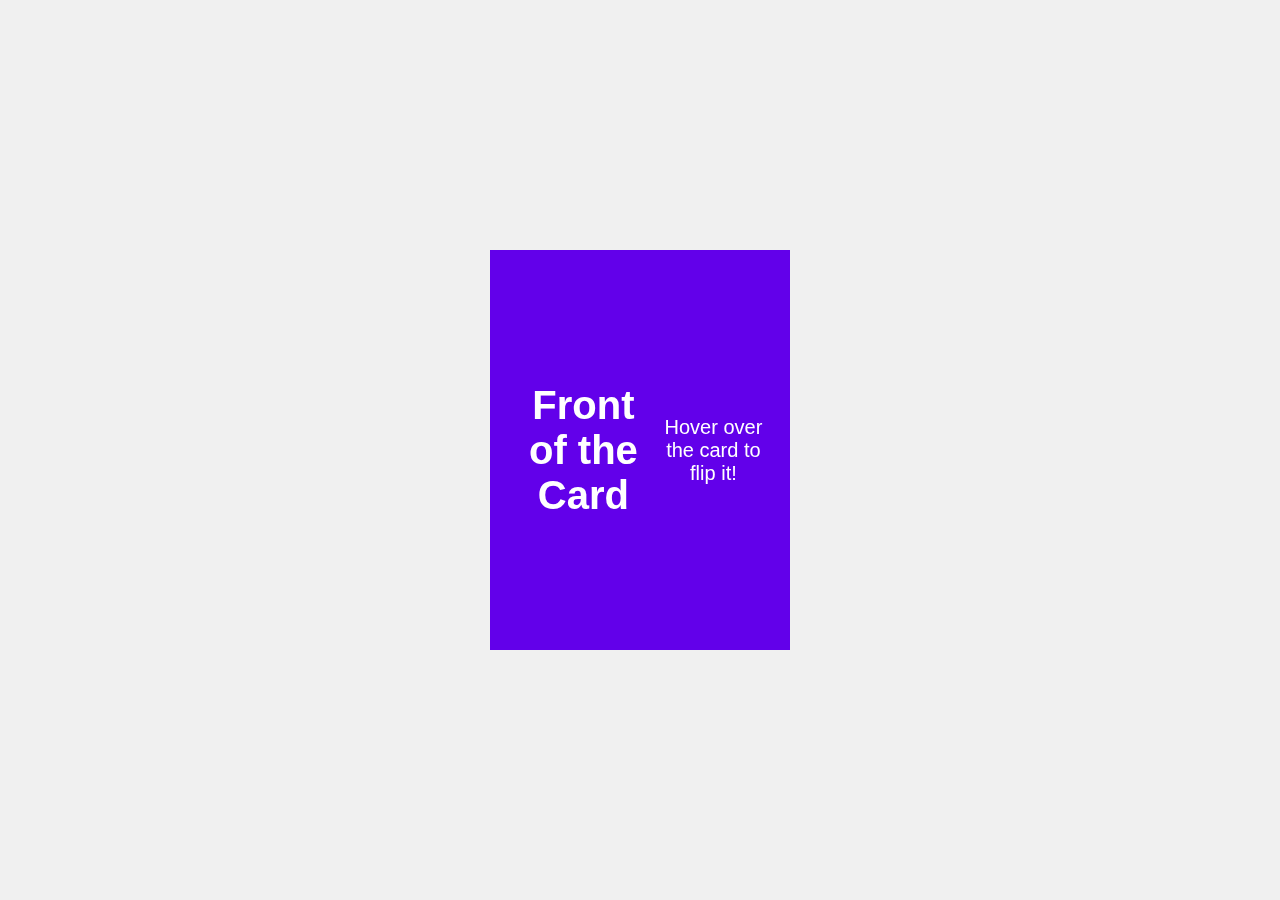
<file: Assignment_5/Q13/index.html>
<!DOCTYPE html>
<html lang="en">

<head>
    <meta charset="UTF-8">
    <meta name="viewport" content="width=device-width, initial-scale=1.0">
    <link rel="stylesheet" href="./style.css">
    <title>3D Rotating Card</title>
</head>

<body>
    <div class="card-container">
        <div class="card">
            <div class="card-face front">
                <h1>Front of the Card</h1>
                <p>Hover over the card to flip it!</p>
            </div>
            <div class="card-face back">
                <h1>Back of the Card</h1>
                <p>You're viewing the back now!</p>
            </div>
        </div>
    </div>
</body>

</html>
</file>
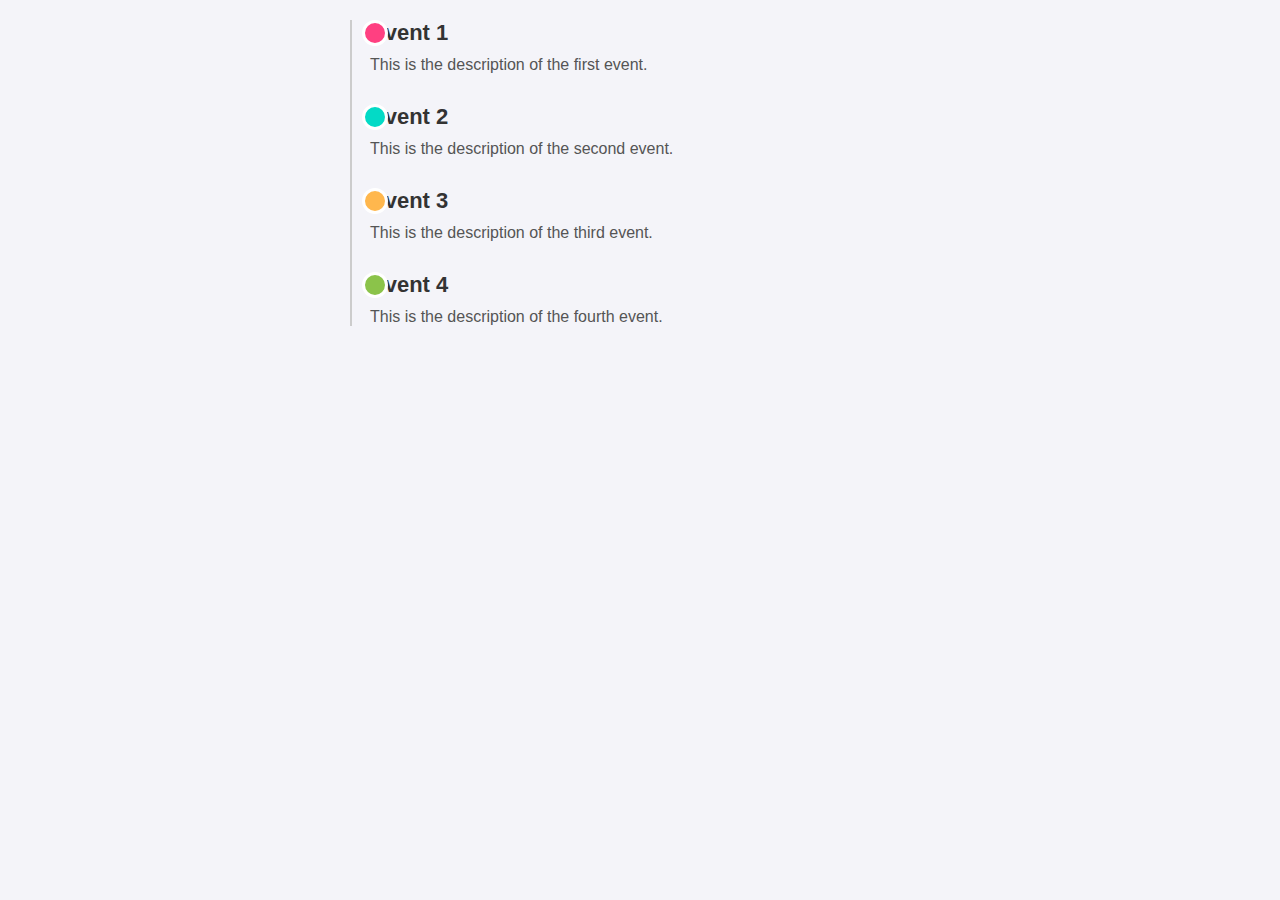
<file: Assignment_5/Q14/index.html>
<!DOCTYPE html>
<html lang="en">

<head>
    <meta charset="UTF-8">
    <meta name="viewport" content="width=device-width, initial-scale=1.0">
    <link rel="stylesheet" href="./style.css">
    <title>Vertical Timeline</title>
</head>

<body>
    <div class="timeline">
        <div class="event event-1">
            <h2>Event 1</h2>
            <p>This is the description of the first event.</p>
        </div>
        <div class="event event-2">
            <h2>Event 2</h2>
            <p>This is the description of the second event.</p>
        </div>
        <div class="event event-3">
            <h2>Event 3</h2>
            <p>This is the description of the third event.</p>
        </div>
        <div class="event event-4">
            <h2>Event 4</h2>
            <p>This is the description of the fourth event.</p>
        </div>
    </div>
</body>

</html>
</file>
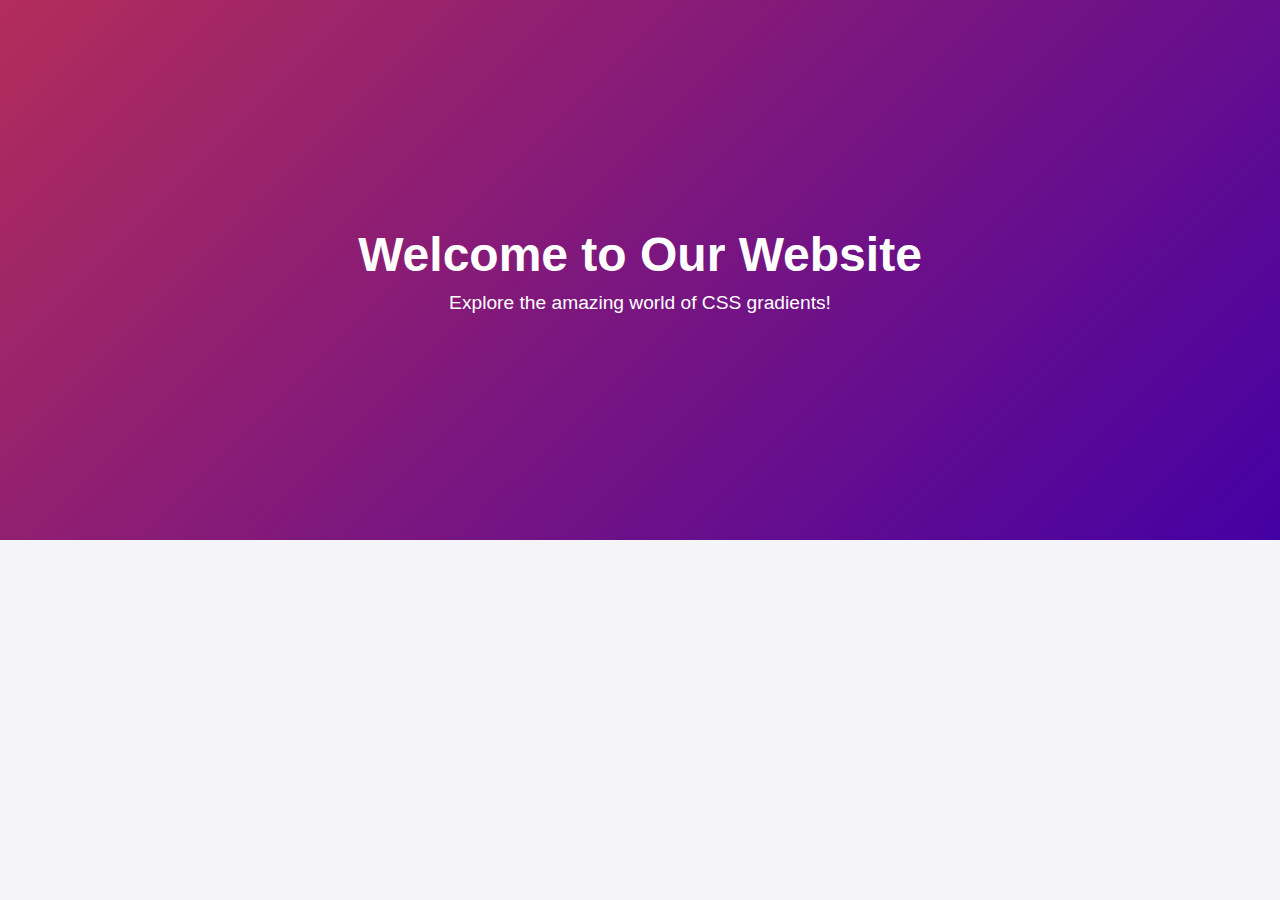
<file: Assignment_5/Q15/index.html>
<!DOCTYPE html>
<html lang="en">

<head>
    <meta charset="UTF-8">
    <meta name="viewport" content="width=device-width, initial-scale=1.0">
    <link rel="stylesheet" href="./style.css">
    <title>Gradient Header</title>
</head>

<body>
    <header>
        <div class="header-content">
            <h1>Welcome to Our Website</h1>
            <p>Explore the amazing world of CSS gradients!</p>
        </div>
    </header>
</body>

</html>
</file>
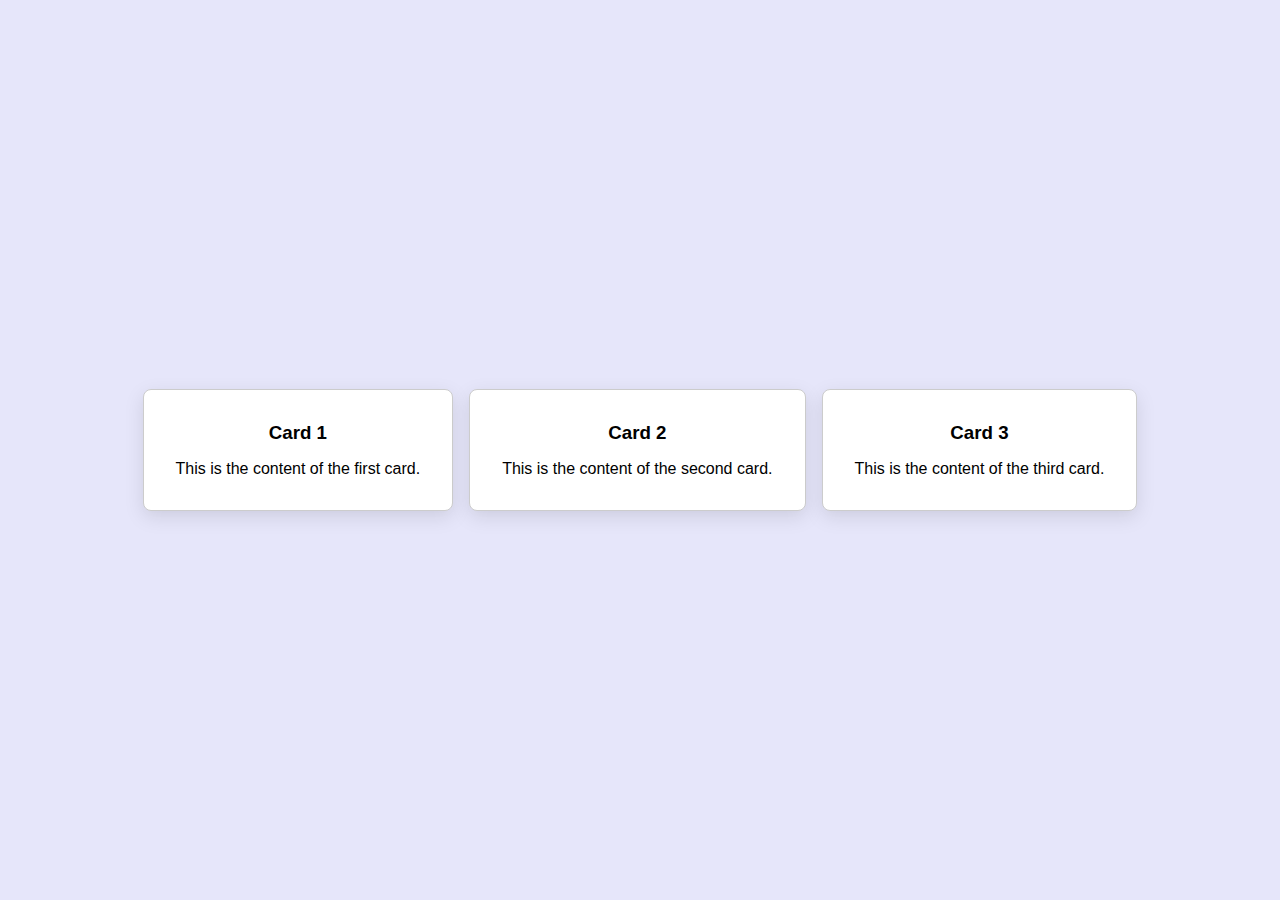
<file: Assignment_5/Q2/index.html>
<html lang="en">
<head>
    <meta charset="UTF-8">
    <meta name="viewport" content="width=device-width, initial-scale=1.0">
    <link rel="stylesheet" href="./style.css" />
    <title>Document</title>
</head>
<body>
        <div class="card">
            <h3>Card 1</h3>
            <span>This is the content of the first card.</span>
        </div>
        <div class="card">
            <h3>Card 2</h3>
            <span>This is the content of the second card.</span>
        </div>
        <div class="card">
            <h3>Card 3</h3>
            <span>This is the content of the third card.</span>
        </div>
</body>
</html>
</file>
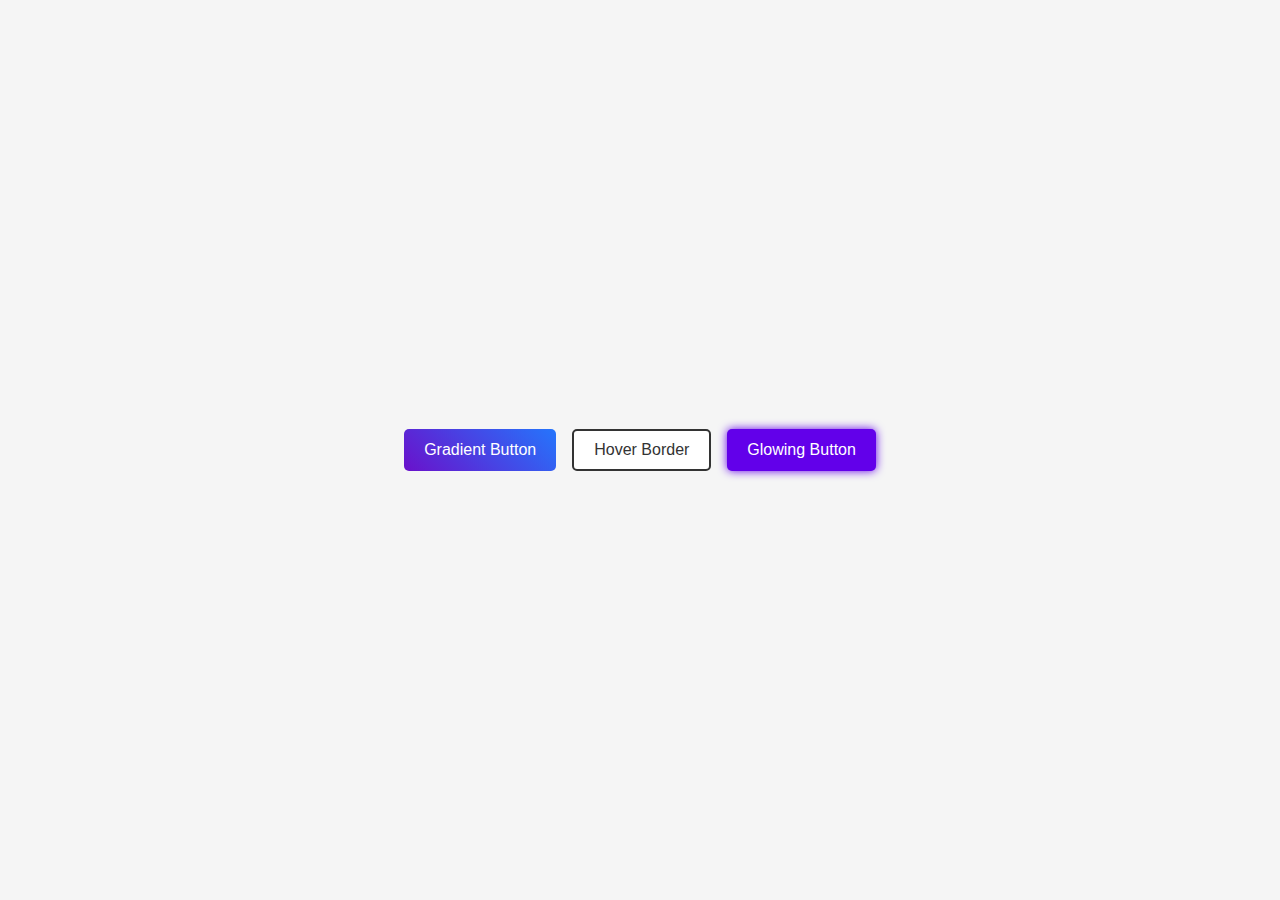
<file: Assignment_5/Q5/index.html>
<!DOCTYPE html>
<html lang="en">

<head>
    <meta charset="UTF-8">
    <meta name="viewport" content="width=device-width, initial-scale=1.0">
    <link rel="stylesheet" href="./style.css" />
    <title>Unique Buttons</title>
</head>

<body>
    <div class="button-container">
        <button class="gradient-btn">Gradient Button</button>
        <button class="border-hover-btn">Hover Border</button>
        <button class="glow-btn">Glowing Button</button>
    </div>
</body>

</html>
</file>
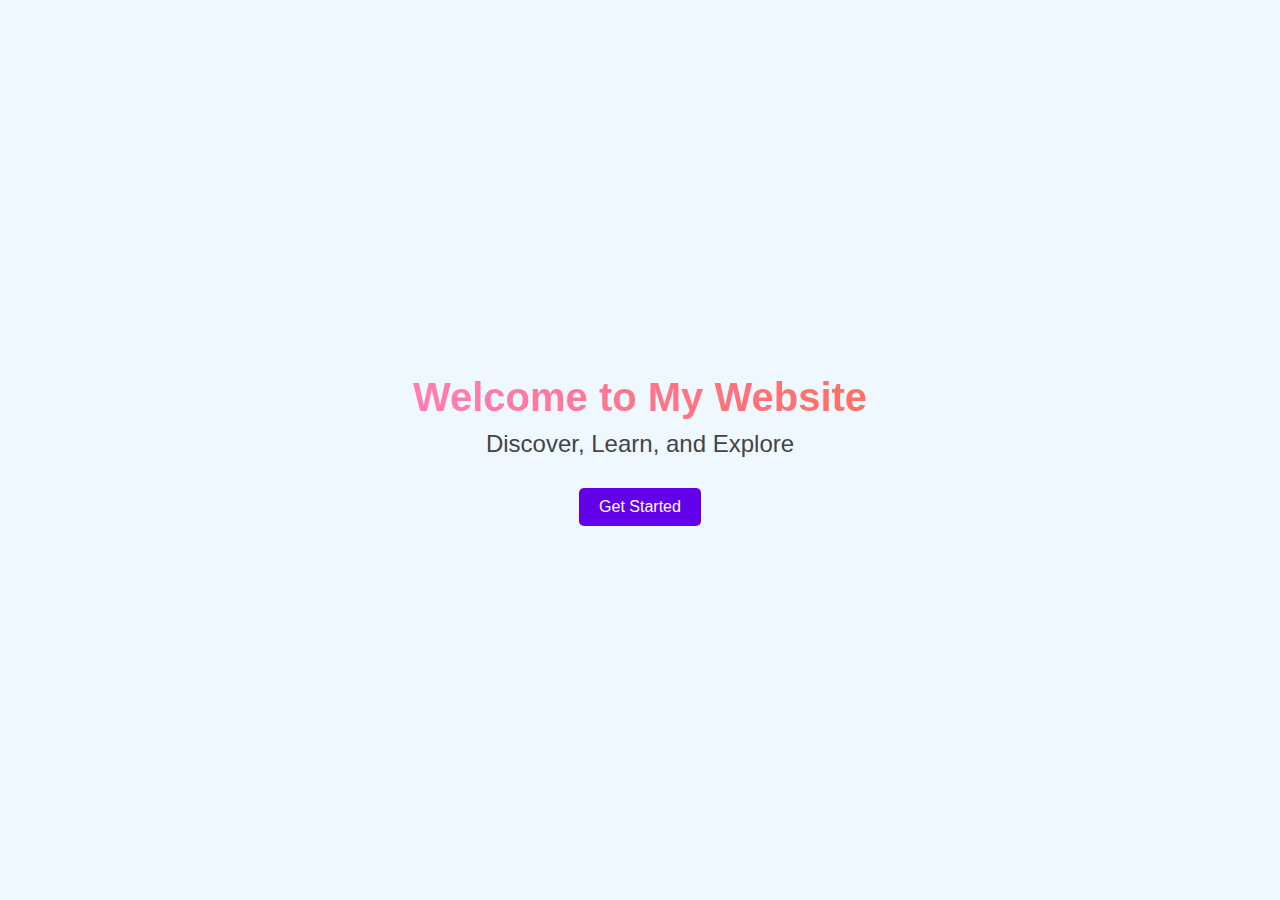
<file: Assignment_5/Q6/index.html>
<!DOCTYPE html>
<html lang="en">

<head>
    <meta charset="UTF-8">
    <meta name="viewport" content="width=device-width, initial-scale=1.0">
    <link rel="stylesheet" href="./style.css" />
    <title>Animated Header</title>
</head>

<body>
    <header class="animated-header">
        <h1 class="header-title">Welcome to My Website</h1>
        <p class="header-subtitle">Discover, Learn, and Explore</p>
        <a href="#" class="header-button">Get Started</a>
    </header>
</body>

</html>
</file>
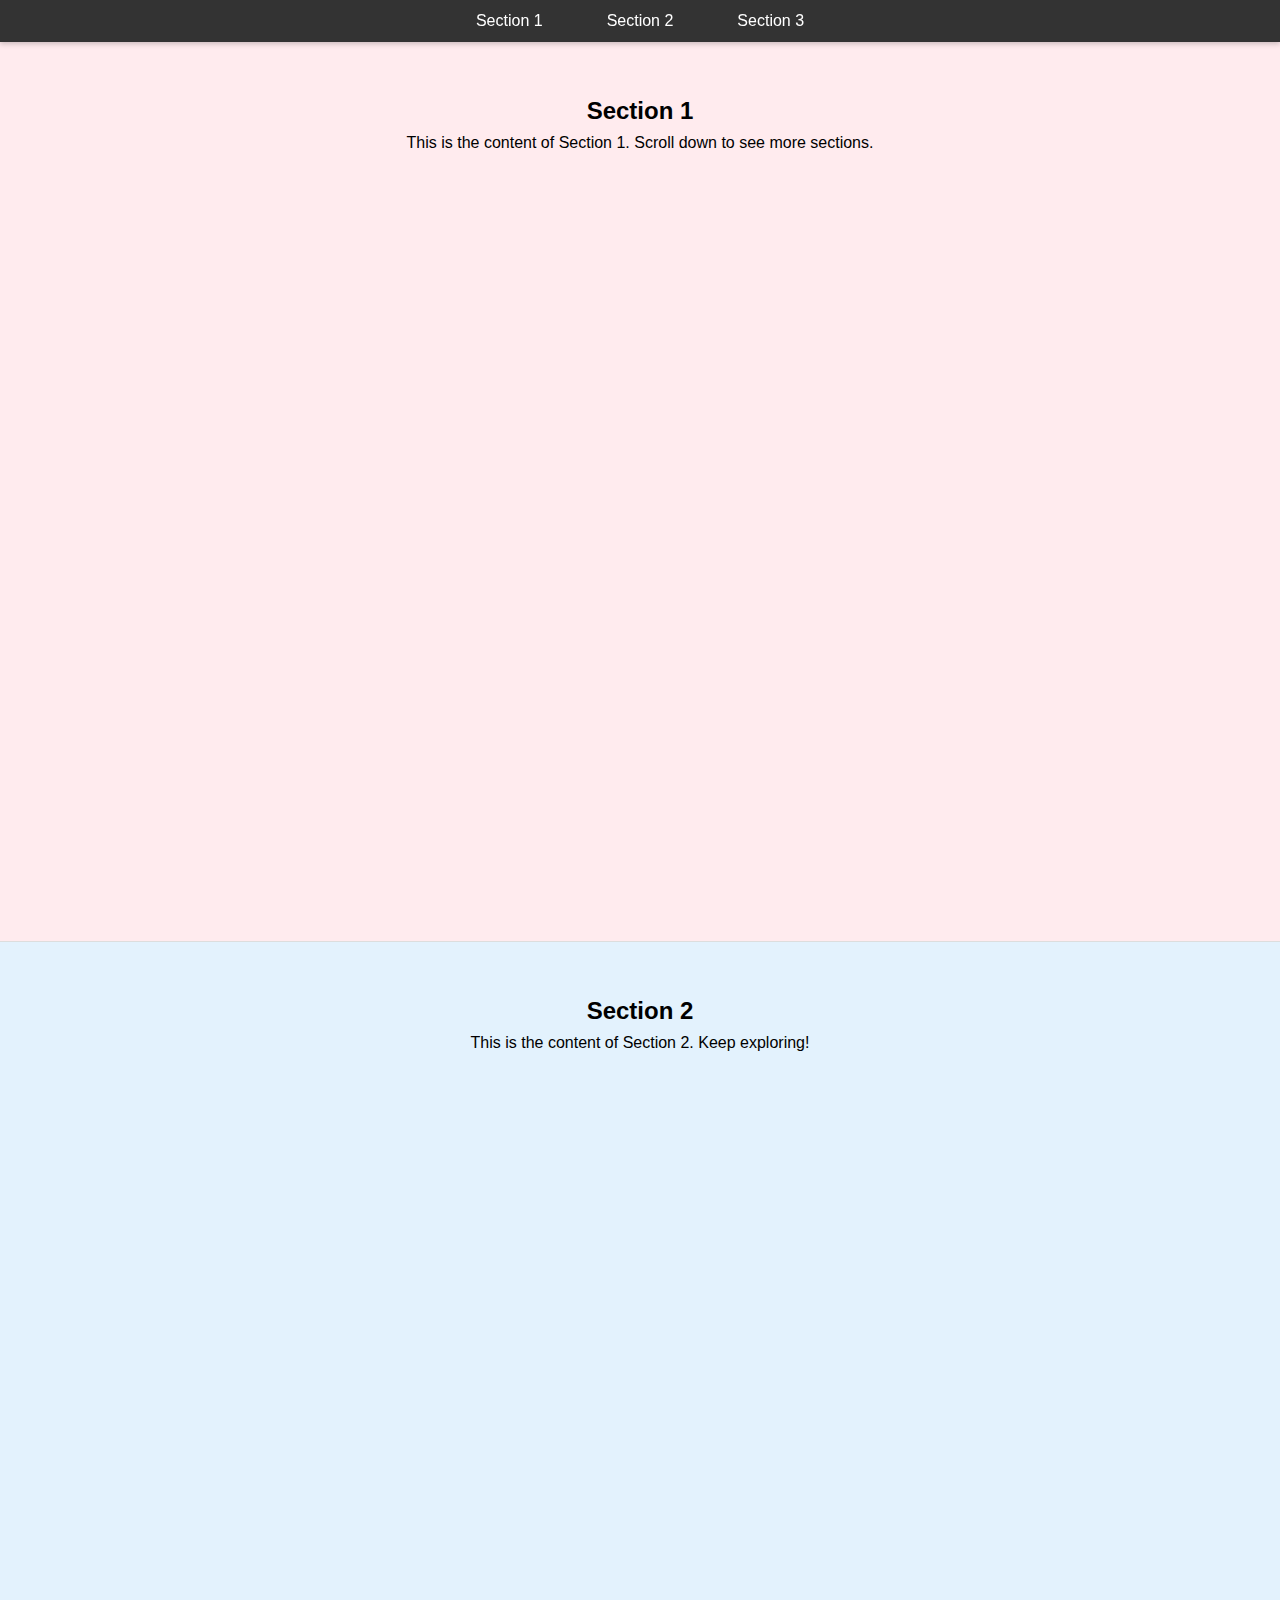
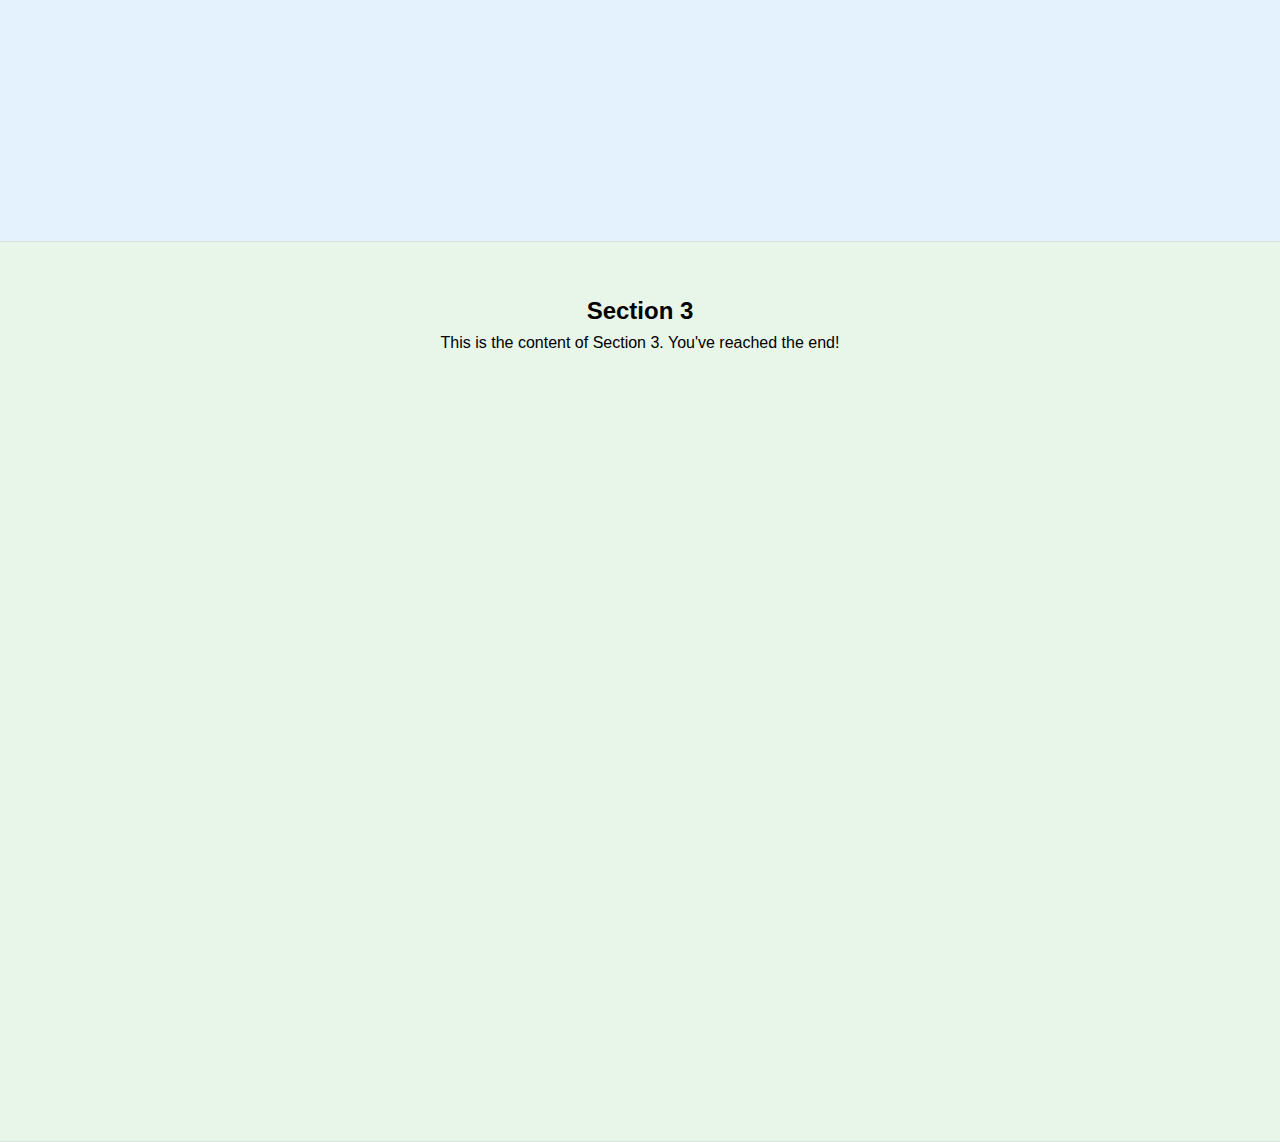
<file: Assignment_5/Q7/index.html>
<!DOCTYPE html>
<html lang="en">

<head>
    <meta charset="UTF-8">
    <meta name="viewport" content="width=device-width, initial-scale=1.0">
    <link rel="stylesheet" href="./style.css" />
    <title>Multi-Section Page</title>
</head>

<body>
    <header class="sticky-navbar">
        <nav>
            <ul>
                <li><a href="#section1" class="nav-link">Section 1</a></li>
                <li><a href="#section2" class="nav-link">Section 2</a></li>
                <li><a href="#section3" class="nav-link">Section 3</a></li>
            </ul>
        </nav>
    </header>

    <main>
        <section id="section1" class="content-section">
            <h2>Section 1</h2>
            <p>This is the content of Section 1. Scroll down to see more sections.</p>
        </section>

        <section id="section2" class="content-section">
            <h2>Section 2</h2>
            <p>This is the content of Section 2. Keep exploring!</p>
        </section>

        <section id="section3" class="content-section">
            <h2>Section 3</h2>
            <p>This is the content of Section 3. You've reached the end!</p>
        </section>
    </main>
</body>

</html>
</file>
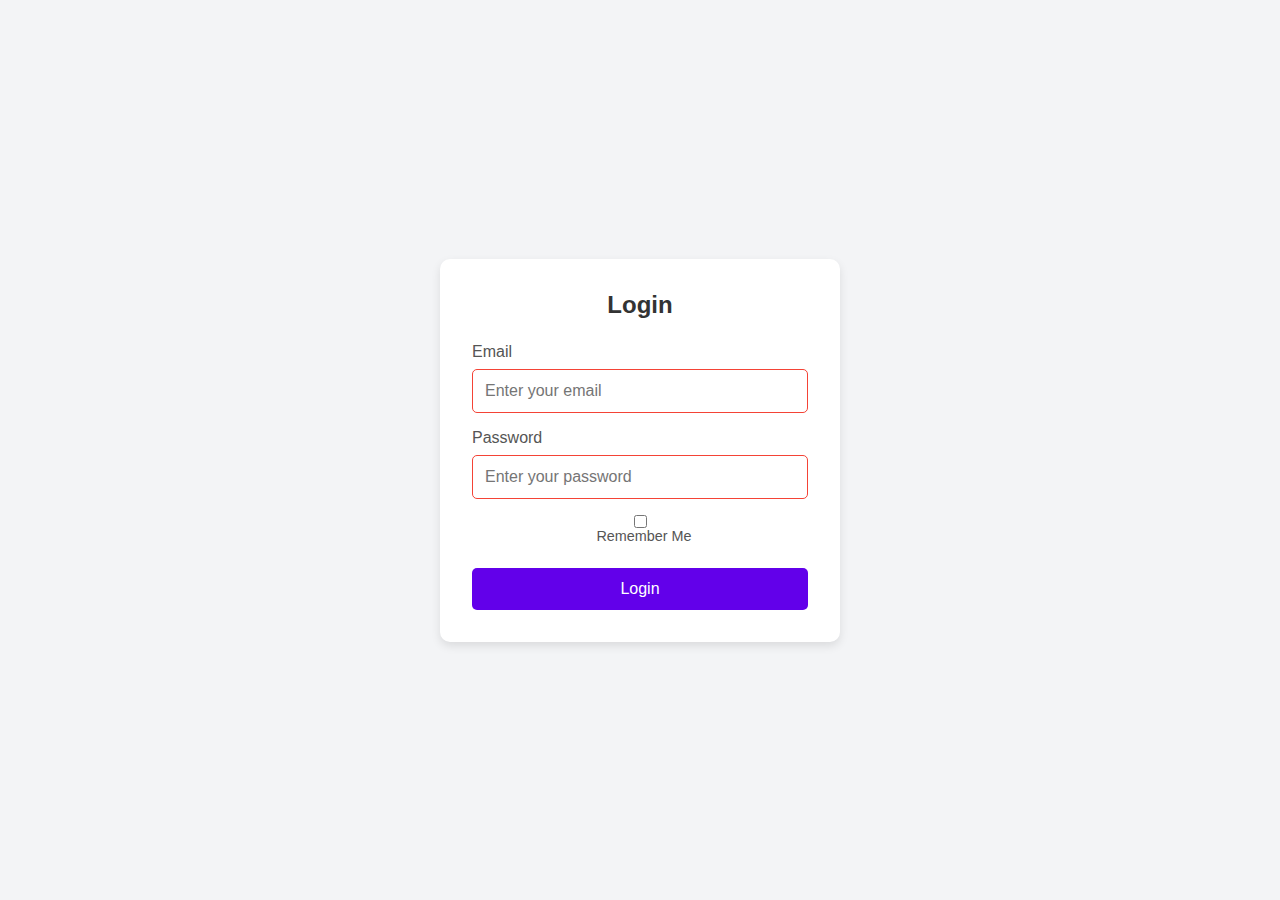
<file: Assignment_5/Q8/index.html>
<!DOCTYPE html>
<html lang="en">

<head>
    <meta charset="UTF-8">
    <meta name="viewport" content="width=device-width, initial-scale=1.0">
    <link rel="stylesheet" href="./style.css" />
    <title>Styled Login Form</title>
</head>

<body>
    <div class="form-container">
        <form class="login-form" action="#" method="POST">
            <h2>Login</h2>
            <div class="form-group">
                <label for="email">Email</label>
                <input type="email" id="email" name="email" placeholder="Enter your email" required>
            </div>
            <div class="form-group">
                <label for="password">Password</label>
                <input type="password" id="password" name="password" placeholder="Enter your password" required>
            </div>
            <div class="form-group checkbox-group">
                <input type="checkbox" id="remember" name="remember">
                <label for="remember">Remember Me</label>
            </div>
            <button type="submit">Login</button>
        </form>
    </div>
</body>

</html>
</file>
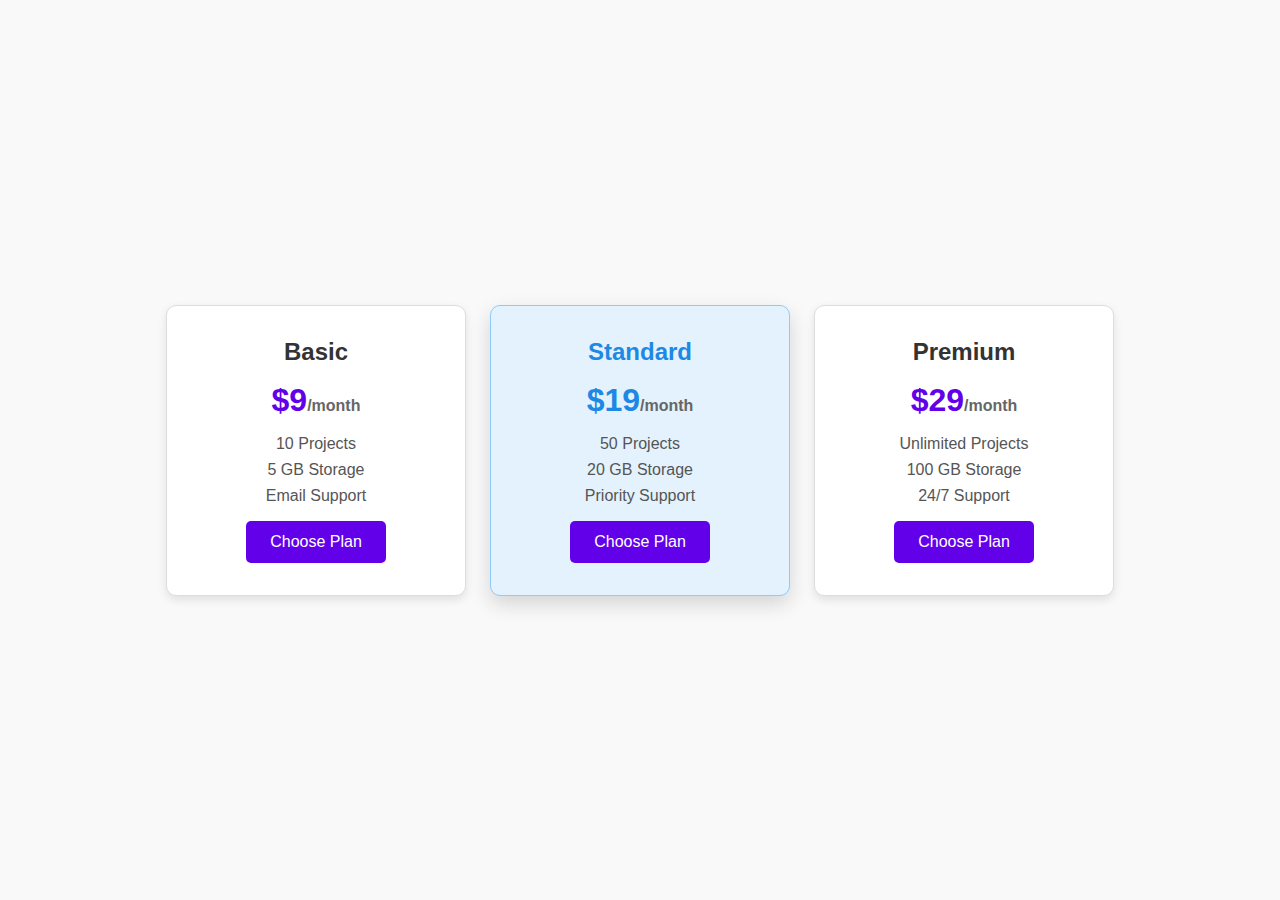
<file: Assignment_5/Q9/index.html>
<!DOCTYPE html>
<html lang="en">

<head>
    <meta charset="UTF-8">
    <meta name="viewport" content="width=device-width, initial-scale=1.0">
    <link rel="stylesheet" href="./style.css">
    <title>Pricing Table</title>
</head>

<body>
    <section class="pricing-table">
        <div class="plan">
            <h3>Basic</h3>
            <p class="price">$9<span>/month</span></p>
            <ul>
                <li>10 Projects</li>
                <li>5 GB Storage</li>
                <li>Email Support</li>
            </ul>
            <button>Choose Plan</button>
        </div>
        <div class="plan popular">
            <h3>Standard</h3>
            <p class="price">$19<span>/month</span></p>
            <ul>
                <li>50 Projects</li>
                <li>20 GB Storage</li>
                <li>Priority Support</li>
            </ul>
            <button>Choose Plan</button>
        </div>
        <div class="plan">
            <h3>Premium</h3>
            <p class="price">$29<span>/month</span></p>
            <ul>
                <li>Unlimited Projects</li>
                <li>100 GB Storage</li>
                <li>24/7 Support</li>
            </ul>
            <button>Choose Plan</button>
        </div>
    </section>
</body>

</html>
</file>
<file: Assignment_5/Q13/style.css>
* {
  margin: 0;
  padding: 0;
  box-sizing: border-box;
}

body {
  display: flex;
  justify-content: center;
  align-items: center;
  height: 100vh;
  background-color: #f0f0f0;
  font-family: Arial, sans-serif;
}

.card-container {
  perspective: 1000px; /* Adds 3D perspective */
}

.card {
  width: 300px;
  height: 400px;
  position: relative;
  transform-style: preserve-3d;
  transition: transform 0.6s; /* Smooth transition */
}

.card:hover {
  transform: rotateY(180deg); /* Rotates the card on hover */
}

.card-face {
  position: absolute;
  width: 100%;
  height: 100%;
  backface-visibility: hidden; /* Hides the back when rotated */
  display: flex;
  justify-content: center;
  align-items: center;
  font-size: 20px;
  color: white;
  text-align: center;
  padding: 20px;
}

.front {
  background-color: #6200ea;
}

.back {
  background-color: #ff4081;
  transform: rotateY(180deg); /* Starts with the back rotated */
}
</file>
<file: Assignment_5/Q14/style.css>
* {
  margin: 0;
  padding: 0;
  box-sizing: border-box;
}

body {
  font-family: Arial, sans-serif;
  background-color: #f4f4f9;
  padding: 20px;
}

.timeline {
  position: relative;
  max-width: 600px;
  margin: 0 auto;
  padding-left: 30px; /* Left padding for the timeline */
}

.timeline::before {
  content: "";
  position: absolute;
  left: 10px;
  top: 0;
  bottom: 0;
  width: 2px;
  background-color: #ccc;
}

.event {
  position: relative;
  margin-bottom: 30px;
}

.event::before {
  content: "";
  position: absolute;
  left: -8px;
  width: 20px;
  height: 20px;
  background-color: #6200ea;
  border-radius: 50%;
  border: 3px solid white;
  transition: background-color 0.3s ease;
}

.event h2 {
  font-size: 22px;
  color: #333;
  margin-bottom: 10px;
}

.event p {
  font-size: 16px;
  color: #555;
}

.event-1::before {
  background-color: #ff4081;
}

.event-2::before {
  background-color: #03dac6;
}

.event-3::before {
  background-color: #ffb74d;
}

.event-4::before {
  background-color: #8bc34a;
}
</file>
<file: Assignment_5/Q15/style.css>
* {
  margin: 0;
  padding: 0;
  box-sizing: border-box;
}

body {
  font-family: Arial, sans-serif;
  background-color: #f4f4f9;
  height: 100vh;
}

header {
  height: 60vh;
  background: linear-gradient(
    135deg,
    #ff4081,
    #6200ea
  ); /* Main gradient background */
  position: relative;
  display: flex;
  justify-content: center;
  align-items: center;
  color: white;
}

.header-content {
  text-align: center;
  position: relative;
  z-index: 1;
}

header h1 {
  font-size: 3rem;
  margin-bottom: 10px;
}

header p {
  font-size: 1.2rem;
}

header::before {
  content: "";
  position: absolute;
  top: 0;
  left: 0;
  right: 0;
  bottom: 0;
  background: linear-gradient(
    135deg,
    rgba(0, 0, 0, 0.3),
    rgba(0, 0, 0, 0.3)
  ); /* Translucent overlay */
  z-index: 0;
}
</file>
<file: Assignment_5/Q2/style.css>
* {
    box-sizing: border-box;
    margin: 0;
    padding: 0;
}

body {
    font-family: sans-serif;
    background-color: lavender;
    align-items: center;
    justify-content: center;
    display: flex;
    flex-direction: row;
    gap: 1rem;
}

div {
    width: fit-content;
    display: flex;
    flex-direction: column;
    gap: 1rem;
    align-items: center;
    justify-items: center;
    padding: 2rem;
    border: 0.1rem solid #CCCCCC;
    border-radius: 0.5rem;
    box-shadow: 0 4px 8px 0 rgba(0, 0, 0, 0.01), 0 6px 20px 0 rgba(0, 0, 0, 0.1);
}

.card {
    background-color: white;
    transition: ease-in-out 0.2s box-shadow;
    cursor: pointer;
}

.card:hover {
    scale: 1.05;
    background-color: greenyellow;
    box-shadow: 0 4px 8px 0 rgba(0, 0, 0, 0.2), 0 6px 20px 0 rgba(0, 0, 0, 0.19);
}
</file>
<file: Assignment_5/Q5/style.css>
* {
  box-sizing: border-box;
  margin: 0;
  padding: 0;
}

body {
  font-family: sans-serif;
  background-color: #f5f5f5;
  display: flex;
  justify-content: center;
  align-items: center;
  height: 100vh;
}

.button-container {
  display: flex;
  gap: 1rem;
}

.gradient-btn {
  background: linear-gradient(45deg, #6a11cb, #2575fc);
  border: none;
  color: white;
  padding: 10px 20px;
  font-size: 1rem;
  border-radius: 5px;
  cursor: pointer;
  transition: transform 0.3s ease-in-out;
}

.gradient-btn:hover {
  transform: scale(1.1);
}

.border-hover-btn {
  background: white;
  border: 2px solid #333;
  color: #333;
  padding: 10px 20px;
  font-size: 1rem;
  border-radius: 5px;
  cursor: pointer;
  transition: border-color 0.3s ease, color 0.3s ease;
}

.border-hover-btn:hover {
  border-color: #ff5722;
  color: #ff5722;
}

.glow-btn {
  background: #6200ea;
  border: none;
  color: white;
  padding: 10px 20px;
  font-size: 1rem;
  border-radius: 5px;
  cursor: pointer;
  box-shadow: 0 0 10px #6200ea;
  transition: box-shadow 0.3s ease-in-out;
}

.glow-btn:hover {
  box-shadow: 0 0 20px #6200ea, 0 0 40px #6200ea, 0 0 60px #6200ea;
}
</file>
<file: Assignment_5/Q6/style.css>
* {
  box-sizing: border-box;
  margin: 0;
  padding: 0;
}

body {
  font-family: sans-serif;
  background-color: #f0f8ff;
  display: flex;
  justify-content: center;
  align-items: center;
  height: 100vh;
  overflow: hidden;
}

.animated-header {
  text-align: center;
  animation: fade-in 2s ease-in-out;
}

.header-title {
  font-size: 2.5rem;
  font-weight: bold;
  background: linear-gradient(90deg, #ff7eb3, #ff758c, #ff6f61);
  -webkit-background-clip: text;
  -webkit-text-fill-color: transparent;
  animation: gradient-slide 3s linear infinite;
}

.header-subtitle {
  font-size: 1.5rem;
  color: #444;
  margin: 10px 0;
  animation: bounce-text 2s ease-in-out infinite;
}

.header-button {
  display: inline-block;
  margin-top: 20px;
  padding: 10px 20px;
  font-size: 1rem;
  color: white;
  background-color: #6200ea;
  border: none;
  border-radius: 5px;
  text-decoration: none;
  cursor: pointer;
  transition: transform 0.3s ease-in-out, background-color 0.3s ease;
}

.header-button:hover {
  background-color: #3700b3;
  transform: scale(1.1);
}

@keyframes fade-in {
  from {
    opacity: 0;
    transform: translateY(-50px);
  }
  to {
    opacity: 1;
    transform: translateY(0);
  }
}

@keyframes gradient-slide {
  0% {
    background-position: 0% 50%;
  }
  100% {
    background-position: 100% 50%;
  }
}

@keyframes bounce-text {
  0%,
  100% {
    transform: translateY(0);
  }
  50% {
    transform: translateY(-10px);
  }
}
</file>
<file: Assignment_5/Q7/style.css>
* {
  box-sizing: border-box;
  margin: 0;
  padding: 0;
}

body {
  font-family: sans-serif;
  line-height: 1.6;
}

.sticky-navbar {
  position: sticky;
  top: 0;
  background-color: #333;
  z-index: 1000;
  box-shadow: 0 2px 5px rgba(0, 0, 0, 0.2);
}

.sticky-navbar nav ul {
  list-style: none;
  display: flex;
  justify-content: center;
  margin: 0;
  padding: 0.5rem;
}

.sticky-navbar nav ul li {
  margin: 0 1rem;
}

.sticky-navbar nav ul li a {
  text-decoration: none;
  color: white;
  font-size: 1rem;
  padding: 0.5rem 1rem;
  border-radius: 5px;
  transition: background-color 0.3s ease, color 0.3s ease;
}

.sticky-navbar nav ul li a:hover {
  background-color: #575757;
}

.sticky-navbar nav ul li a.active {
  background-color: #ff5722;
  color: white;
}

.content-section {
  padding: 50px;
  text-align: center;
  height: 100vh;
  background-color: #f4f4f4;
  border-bottom: 1px solid #ddd;
}

#section1 {
  background-color: #ffebee;
}

#section2 {
  background-color: #e3f2fd;
}

#section3 {
  background-color: #e8f5e9;
}
</file>
<file: Assignment_5/Q8/style.css>
* {
  box-sizing: border-box;
  margin: 0;
  padding: 0;
}

body {
  font-family: Arial, sans-serif;
  background-color: #f3f4f6;
  display: flex;
  justify-content: center;
  align-items: center;
  height: 100vh;
}

.form-container {
  background: white;
  padding: 2rem;
  border-radius: 10px;
  box-shadow: 0 4px 10px rgba(0, 0, 0, 0.1);
  width: 100%;
  max-width: 400px;
}

.login-form h2 {
  text-align: center;
  margin-bottom: 1.5rem;
  color: #333;
}

.form-group {
  margin-bottom: 1rem;
  display: flex;
  flex-direction: column;
}

.form-group label {
  margin-bottom: 0.5rem;
  font-size: 1rem;
  color: #555;
}

.form-group input {
  padding: 0.75rem;
  border: 1px solid #ccc;
  border-radius: 5px;
  font-size: 1rem;
  outline: none;
  transition: border-color 0.3s ease;
}

.form-group input:valid {
  border-color: #4caf50;
}

.form-group input:invalid {
  border-color: #f44336;
}

.checkbox-group {
  display: flex;
  align-items: center;
}

.checkbox-group label {
  margin-left: 0.5rem;
  font-size: 0.9rem;
  color: #555;
}

button {
  width: 100%;
  padding: 0.75rem;
  font-size: 1rem;
  color: white;
  background-color: #6200ea;
  border: none;
  border-radius: 5px;
  cursor: pointer;
  transition: background-color 0.3s ease, transform 0.2s ease;
}

button:hover {
  background-color: #3700b3;
  transform: translateY(-2px);
}

button:active {
  transform: translateY(0);
}
</file>
<file: Assignment_5/Q9/style.css>
* {
  box-sizing: border-box;
  margin: 0;
  padding: 0;
}

body {
  font-family: Arial, sans-serif;
  background-color: #f9f9f9;
  display: flex;
  justify-content: center;
  align-items: center;
  height: 100vh;
}

.pricing-table {
  display: flex;
  gap: 1.5rem;
}

.plan {
  background-color: white;
  border: 1px solid #ddd;
  border-radius: 10px;
  box-shadow: 0 4px 10px rgba(0, 0, 0, 0.1);
  text-align: center;
  padding: 2rem 1.5rem;
  width: 300px;
  transition: transform 0.3s ease, box-shadow 0.3s ease;
}

.plan:hover {
  transform: translateY(-5px);
  box-shadow: 0 8px 15px rgba(0, 0, 0, 0.15);
}

.plan h3 {
  font-size: 1.5rem;
  color: #333;
  margin-bottom: 1rem;
}

.plan .price {
  font-size: 2rem;
  font-weight: bold;
  margin: 1rem 0;
  color: #6200ea;
}

.plan .price span {
  font-size: 1rem;
  color: #666;
}

.plan ul {
  list-style: none;
  margin: 1rem 0;
  padding: 0;
}

.plan ul li {
  margin: 0.5rem 0;
  color: #555;
}

.plan button {
  background-color: #6200ea;
  color: white;
  border: none;
  border-radius: 5px;
  padding: 0.75rem 1.5rem;
  font-size: 1rem;
  cursor: pointer;
  transition: background-color 0.3s ease, transform 0.2s ease;
}

.plan button:hover {
  background-color: #3700b3;
  transform: translateY(-3px);
}

.plan button:active {
  transform: translateY(0);
}

.plan.popular {
  background-color: #e3f2fd;
  border-color: #90caf9;
  box-shadow: 0 8px 20px rgba(0, 0, 0, 0.15);
}

.plan.popular h3 {
  color: #1e88e5;
}

.plan.popular .price {
  color: #1e88e5;
}
</file>
